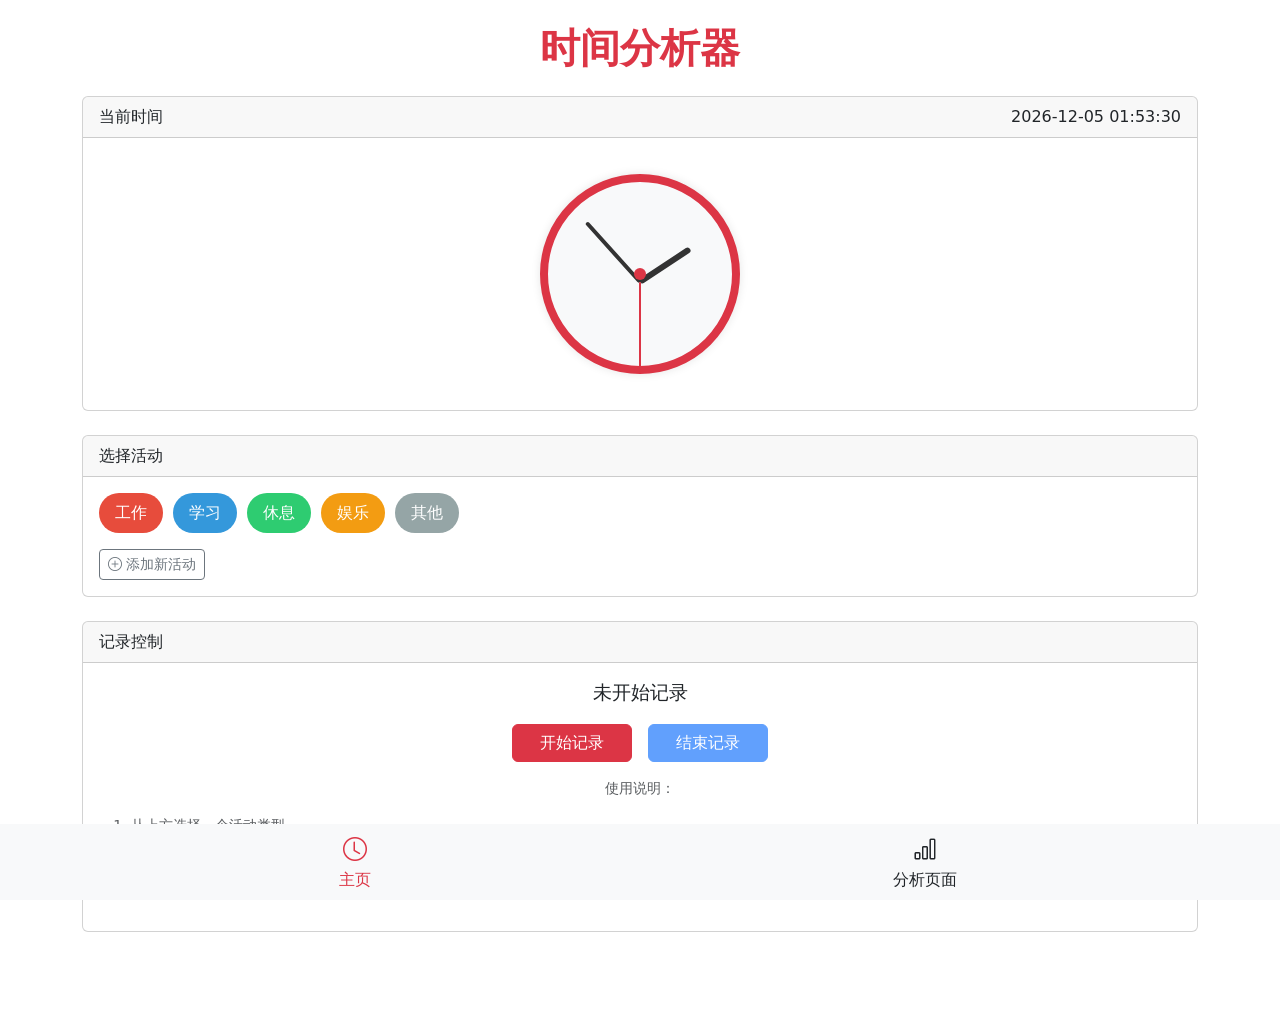
<file: index.html>
<!DOCTYPE html>
<html lang="zh-CN">
<head>
    <meta charset="UTF-8">
    <meta name="viewport" content="width=device-width, initial-scale=1.0">
    <title>时间分析器</title>
    <link rel="stylesheet" href="css/style.css">
    <link rel="stylesheet" href="https://cdn.jsdelivr.net/npm/bootstrap@5.3.0/dist/css/bootstrap.min.css">
    <link rel="stylesheet" href="https://cdn.jsdelivr.net/npm/bootstrap-icons@1.10.0/font/bootstrap-icons.css">
</head>
<body>
    <div class="container">
        <header class="text-center my-4">
            <h1 class="app-title">时间分析器</h1>
        </header>

        <div class="row">
            <div class="col-md-12 mb-4">
                <div class="card">
                    <div class="card-header d-flex justify-content-between align-items-center">
                        <span>当前时间</span>
                        <span id="current-date-time"></span>
                    </div>
                    <div class="card-body text-center">
                        <div class="clock-container">
                            <div class="clock">
                                <div class="clock-face">
                                    <div class="clock-hour"></div>
                                    <div class="clock-minute"></div>
                                    <div class="clock-second"></div>
                                    <div class="clock-center"></div>
                                </div>
                            </div>
                        </div>
                    </div>
                </div>
            </div>
        </div>

        <div class="row">
            <div class="col-md-12 mb-4">
                <div class="card">
                    <div class="card-header">
                        <span>选择活动</span>
                    </div>
                    <div class="card-body">
                        <div class="activity-buttons" id="activity-buttons">
                            <!-- 活动按钮将通过JavaScript动态生成 -->
                        </div>
                        <div class="mt-3">
                            <button class="btn btn-outline-secondary btn-sm" id="add-activity-btn">
                                <i class="bi bi-plus-circle"></i> 添加新活动
                            </button>
                        </div>
                    </div>
                </div>
            </div>
        </div>

        <div class="row">
            <div class="col-md-12 mb-4">
                <div class="card">
                    <div class="card-header">
                        <span>记录控制</span>
                    </div>
                    <div class="card-body text-center">
                        <div id="record-status" class="mb-3">未开始记录</div>
                        <div class="d-flex justify-content-center">
                            <button id="start-btn" class="btn btn-danger me-3">开始记录</button>
                            <button id="end-btn" class="btn btn-primary" disabled>结束记录</button>
                        </div>
                        <div class="mt-3 text-muted small">
                            <p>使用说明：</p>
                            <ol class="text-start">
                                <li>从上方选择一个活动类型</li>
                                <li>点击"开始记录"按钮开始记录时间</li>
                                <li>完成活动后点击"结束记录"按钮</li>
                                <li>在"分析页面"查看您的时间统计</li>
                            </ol>
                        </div>
                    </div>
                </div>
            </div>
        </div>

        <nav class="fixed-bottom bg-light py-2">
            <div class="container">
                <div class="row text-center">
                    <div class="col-6">
                        <a href="index.html" class="nav-link active">
                            <i class="bi bi-clock"></i>
                            <div>主页</div>
                        </a>
                    </div>
                    <div class="col-6">
                        <a href="analysis.html" class="nav-link">
                            <i class="bi bi-bar-chart"></i>
                            <div>分析页面</div>
                        </a>
                    </div>
                </div>
            </div>
        </nav>
    </div>

    <!-- 添加活动的模态框 -->
    <div class="modal fade" id="add-activity-modal" tabindex="-1" aria-hidden="true">
        <div class="modal-dialog">
            <div class="modal-content">
                <div class="modal-header">
                    <h5 class="modal-title">添加新活动</h5>
                    <button type="button" class="btn-close" data-bs-dismiss="modal" aria-label="Close"></button>
                </div>
                <div class="modal-body">
                    <form id="add-activity-form">
                        <div class="mb-3">
                            <label for="activity-name" class="form-label">活动名称</label>
                            <input type="text" class="form-control" id="activity-name" required>
                        </div>
                        <div class="mb-3">
                            <label for="activity-color" class="form-label">活动颜色</label>
                            <input type="color" class="form-control" id="activity-color" value="#3498db">
                        </div>
                    </form>
                </div>
                <div class="modal-footer">
                    <button type="button" class="btn btn-secondary" data-bs-dismiss="modal">取消</button>
                    <button type="button" class="btn btn-primary" id="save-activity-btn">保存</button>
                </div>
            </div>
        </div>
    </div>

    <script src="https://cdn.jsdelivr.net/npm/bootstrap@5.3.0/dist/js/bootstrap.bundle.min.js"></script>
    <script src="js/app.js"></script>
    <script src="js/clock.js"></script>
</body>
</html>
</file>
<file: css/style.css>
/* 全局样式 */
body {
    font-family: 'Microsoft YaHei', 'Segoe UI', Tahoma, Geneva, Verdana, sans-serif;
    background-color: #f8f9fa;
    color: #333;
    padding-bottom: 70px; /* 为底部导航栏留出空间 */
}

.app-title {
    color: #dc3545;
    font-weight: bold;
}

/* 时钟样式 */
.clock-container {
    display: flex;
    justify-content: center;
    align-items: center;
    padding: 20px 0;
}

.clock {
    width: 200px;
    height: 200px;
    border-radius: 50%;
    background-color: #f8f9fa;
    border: 8px solid #dc3545;
    position: relative;
    box-shadow: 0 0 10px rgba(0, 0, 0, 0.1);
}

.clock-face {
    width: 100%;
    height: 100%;
    position: relative;
}

.clock-hour, .clock-minute, .clock-second {
    position: absolute;
    background-color: #333;
    transform-origin: bottom center;
    top: 0;
    left: 50%;
    border-radius: 10px;
}

.clock-hour {
    width: 6px;
    height: 60px;
    margin-left: -3px;
    margin-top: 40px;
}

.clock-minute {
    width: 4px;
    height: 80px;
    margin-left: -2px;
    margin-top: 20px;
}

.clock-second {
    width: 2px;
    height: 90px;
    margin-left: -1px;
    margin-top: 10px;
    background-color: #dc3545;
}

.clock-center {
    position: absolute;
    width: 12px;
    height: 12px;
    background-color: #dc3545;
    border-radius: 50%;
    top: 50%;
    left: 50%;
    transform: translate(-50%, -50%);
}

/* 活动按钮样式 */
.activity-buttons {
    display: flex;
    flex-wrap: wrap;
    gap: 10px;
    margin-bottom: 15px;
}

.activity-btn {
    padding: 8px 16px;
    border-radius: 20px;
    border: none;
    color: white;
    font-weight: 500;
    transition: all 0.3s ease;
}

.activity-btn:hover {
    transform: translateY(-2px);
    box-shadow: 0 4px 8px rgba(0, 0, 0, 0.1);
}

.activity-btn.active {
    box-shadow: 0 0 0 3px rgba(255, 255, 255, 0.5) inset;
}

/* 记录控制样式 */
#record-status {
    font-size: 1.2rem;
    font-weight: 500;
}

#start-btn, #end-btn {
    width: 120px;
}

/* 分析页面样式 */
.time-distribution-container, .activity-stats-container {
    height: 300px;
    position: relative;
}

.activity-summary {
    margin-top: 20px;
}

.activity-summary-item {
    display: flex;
    justify-content: space-between;
    padding: 8px 0;
    border-bottom: 1px solid #eee;
}

.activity-color-indicator {
    width: 15px;
    height: 15px;
    border-radius: 50%;
    display: inline-block;
    margin-right: 8px;
}

/* 时间记录列表样式 */
.time-record-item {
    padding: 12px;
    border-left: 4px solid #ccc;
    background-color: #f9f9f9;
    margin-bottom: 10px;
    border-radius: 0 4px 4px 0;
}

.time-record-time {
    font-weight: bold;
}

.time-record-duration {
    color: #666;
    font-size: 0.9rem;
}

/* 底部导航栏样式 */
.nav-link {
    color: #6c757d;
    text-decoration: none;
}

.nav-link.active {
    color: #dc3545;
}

.nav-link i {
    font-size: 1.5rem;
}

/* 响应式调整 */
@media (max-width: 576px) {
    .clock {
        width: 150px;
        height: 150px;
        border-width: 6px;
    }
    
    .clock-hour {
        height: 45px;
        margin-top: 30px;
    }
    
    .clock-minute {
        height: 60px;
        margin-top: 15px;
    }
    
    .clock-second {
        height: 70px;
        margin-top: 5px;
    }
}
</file>
